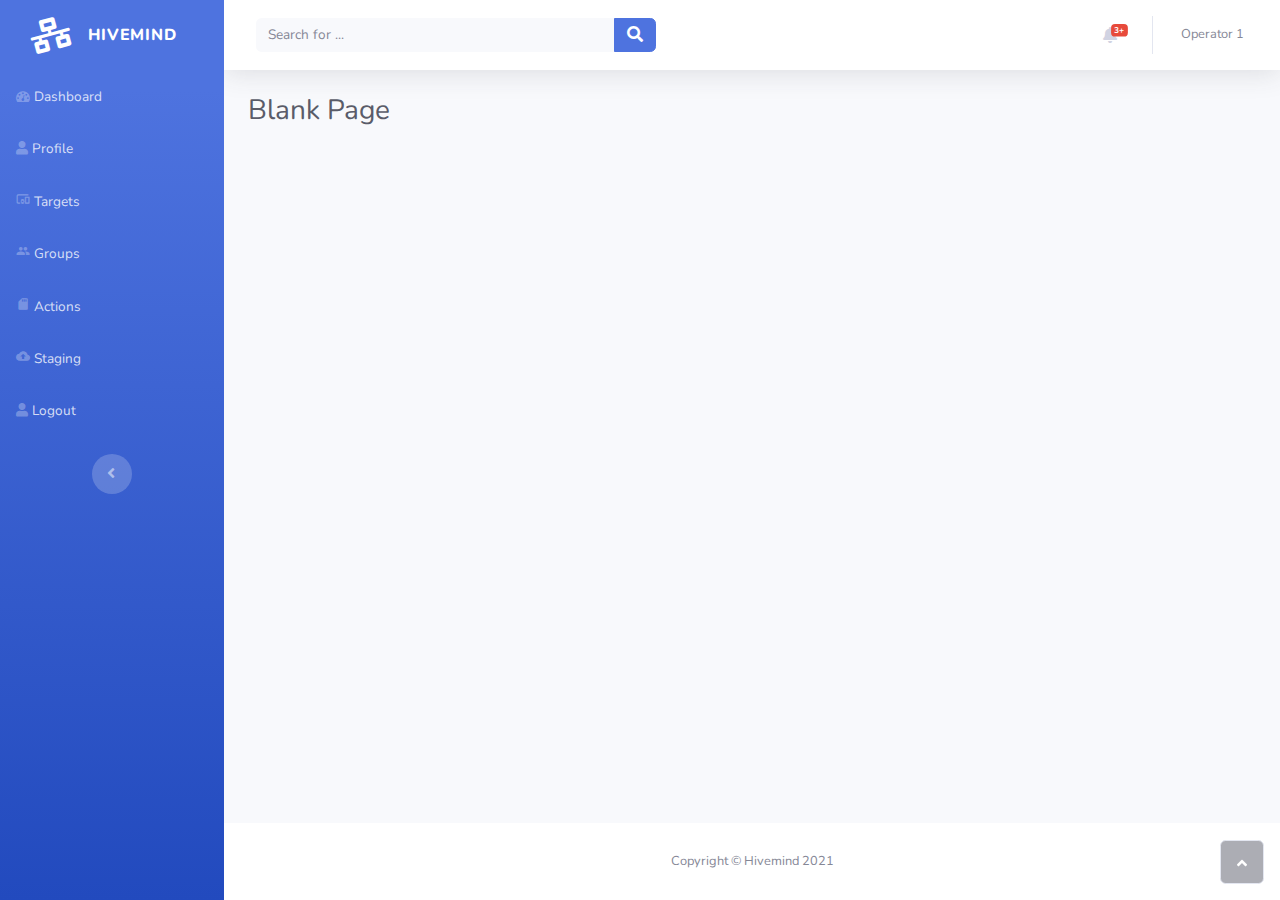
<file: templates/blank.html>
<!DOCTYPE html>
<html>

<head>
    <meta charset="utf-8">
    <meta name="viewport" content="width=device-width, initial-scale=1.0, shrink-to-fit=no">
    <title>Blank Page - Brand</title>
    <link rel="stylesheet" href="assets/bootstrap/css/bootstrap.min.css">
    <link rel="stylesheet" href="https://fonts.googleapis.com/css?family=Nunito:200,200i,300,300i,400,400i,600,600i,700,700i,800,800i,900,900i">
    <link rel="stylesheet" href="assets/fonts/fontawesome-all.min.css">
    <link rel="stylesheet" href="assets/fonts/font-awesome.min.css">
    <link rel="stylesheet" href="assets/fonts/material-icons.min.css">
    <link rel="stylesheet" href="assets/fonts/fontawesome5-overrides.min.css">
    <link rel="stylesheet" href="assets/css/datatables.min.css">
</head>

<body id="page-top">
    <div id="wrapper">
        <nav class="navbar navbar-dark align-items-start sidebar sidebar-dark accordion bg-gradient-primary p-0">
            <div class="container-fluid d-flex flex-column p-0"><a class="navbar-brand d-flex justify-content-center align-items-center sidebar-brand m-0" href="#">
                    <div class="sidebar-brand-icon rotate-n-15"><i class="fas fa-network-wired"></i></div>
                    <div class="sidebar-brand-text mx-3"><span>Hivemind</span></div>
                </a>
                <hr class="sidebar-divider my-0">
                <ul class="navbar-nav text-light" id="accordionSidebar">
                    <li class="nav-item"><a class="nav-link" href="index.html"><i class="fa fa-dashboard"></i><span>Dashboard</span></a></li>
                    <li class="nav-item"><a class="nav-link" href="profile.html"><i class="fas fa-user"></i><span>Profile</span></a></li>
                    <li class="nav-item"><a class="nav-link" href="targets.html"><i class="material-icons">devices_other</i><span>Targets</span></a></li>
                    <li class="nav-item"><a class="nav-link" href="groups.html"><i class="material-icons" style="width: auto;height: auto;">group</i><span>Groups</span></a></li>
                    <li class="nav-item"><a class="nav-link" href="actions.html"><i class="material-icons" style="width: auto;height: auto;">sd_storage</i><span>Actions</span></a></li>
                    <li class="nav-item"><a class="nav-link" href="staging.html"><i class="material-icons" style="width: auto;height: auto;">cloud_upload</i><span>Staging</span></a></li>
                    <li class="nav-item"><a class="nav-link" href="logout"><i class="fas fa-user" style="width: auto;height: auto;"></i><span>Logout</span></a></li>
                </ul>
                <div class="text-center d-none d-md-inline"><button class="btn rounded-circle border-0" id="sidebarToggle" type="button"></button></div>
            </div>
        </nav>
        <div class="d-flex flex-column" id="content-wrapper">
            <div id="content">
                <nav class="navbar navbar-light navbar-expand bg-white shadow mb-4 topbar static-top">
                    <div class="container-fluid"><button class="btn btn-link d-md-none rounded-circle mr-3" id="sidebarToggleTop" type="button"><i class="fas fa-bars"></i></button>
                        <form class="form-inline d-none d-sm-inline-block mr-auto ml-md-3 my-2 my-md-0 mw-100 navbar-search">
                            <div class="input-group"><input class="bg-light form-control border-0 small" type="text" placeholder="Search for ...">
                                <div class="input-group-append"><button class="btn btn-primary py-0" type="button"><i class="fas fa-search"></i></button></div>
                            </div>
                        </form>
                        <ul class="navbar-nav flex-nowrap ml-auto">
                            <li class="nav-item dropdown d-sm-none no-arrow"><a class="dropdown-toggle nav-link" aria-expanded="false" data-toggle="dropdown" href="#"><i class="fas fa-search"></i></a>
                                <div class="dropdown-menu dropdown-menu-right p-3 animated--grow-in" aria-labelledby="searchDropdown">
                                    <form class="form-inline mr-auto navbar-search w-100">
                                        <div class="input-group"><input class="bg-light form-control border-0 small" type="text" placeholder="Search for ...">
                                            <div class="input-group-append"><button class="btn btn-primary py-0" type="button"><i class="fas fa-search"></i></button></div>
                                        </div>
                                    </form>
                                </div>
                            </li>
                            <li class="nav-item dropdown no-arrow mx-1">
                                <div class="nav-item dropdown no-arrow"><a class="dropdown-toggle nav-link" aria-expanded="false" data-toggle="dropdown" href="#"><span class="badge badge-danger badge-counter">3+</span><i class="fas fa-bell fa-fw"></i></a>
                                    <div class="dropdown-menu dropdown-menu-right dropdown-list animated--grow-in">
                                        <h6 class="dropdown-header">alerts center</h6><a class="dropdown-item d-flex align-items-center" href="#">
                                            <div class="mr-3">
                                                <div class="bg-primary icon-circle"><i class="fas fa-file-alt text-white"></i></div>
                                            </div>
                                            <div><span class="small text-gray-500">December 12, 2019</span>
                                                <p>A new monthly report is ready to download!</p>
                                            </div>
                                        </a><a class="dropdown-item d-flex align-items-center" href="#">
                                            <div class="mr-3">
                                                <div class="bg-success icon-circle"><i class="fas fa-donate text-white"></i></div>
                                            </div>
                                            <div><span class="small text-gray-500">December 7, 2019</span>
                                                <p>$290.29 has been deposited into your account!</p>
                                            </div>
                                        </a><a class="dropdown-item d-flex align-items-center" href="#">
                                            <div class="mr-3">
                                                <div class="bg-warning icon-circle"><i class="fas fa-exclamation-triangle text-white"></i></div>
                                            </div>
                                            <div><span class="small text-gray-500">December 2, 2019</span>
                                                <p>Spending Alert: We've noticed unusually high spending for your account.</p>
                                            </div>
                                        </a><a class="dropdown-item text-center small text-gray-500" href="#">Show All Alerts</a>
                                    </div>
                                </div>
                            </li>
                            <div class="d-none d-sm-block topbar-divider"></div>
                            <li class="nav-item dropdown no-arrow">
                                <div class="nav-item dropdown no-arrow"><a class="dropdown-toggle nav-link" aria-expanded="false" data-toggle="dropdown" href="#"><span class="d-none d-lg-inline mr-2 text-gray-600 small">Operator 1</span></a>
                                    <div class="dropdown-menu shadow dropdown-menu-right animated--grow-in"><a class="dropdown-item" href="#"><i class="fas fa-user fa-sm fa-fw mr-2 text-gray-400"></i>&nbsp;Profile</a><a class="dropdown-item" href="#"><i class="fas fa-cogs fa-sm fa-fw mr-2 text-gray-400"></i>&nbsp;Settings</a><a class="dropdown-item" href="#"><i class="fas fa-list fa-sm fa-fw mr-2 text-gray-400"></i>&nbsp;Activity log</a>
                                        <div class="dropdown-divider"></div><a class="dropdown-item" href="#"><i class="fas fa-sign-out-alt fa-sm fa-fw mr-2 text-gray-400"></i>&nbsp;Logout</a>
                                    </div>
                                </div>
                            </li>
                        </ul>
                    </div>
                </nav>
                <div class="container-fluid">
                    <h3 class="text-dark mb-1">Blank Page</h3>
                </div>
            </div>
            <footer class="bg-white sticky-footer">
                <div class="container my-auto">
                    <div class="text-center my-auto copyright"><span>Copyright © Hivemind 2021</span></div>
                </div>
            </footer>
        </div><a class="border rounded d-inline scroll-to-top" href="#page-top"><i class="fas fa-angle-up"></i></a>
    </div>
    <script src="assets/js/jquery.min.js"></script>
    <script src="assets/bootstrap/js/bootstrap.min.js"></script>
    <script src="assets/js/chart.min.js"></script>
    <script src="assets/js/bs-init.js"></script>
    <script src="assets/js/datatables.min.js"></script>
    <script src="assets/js/jquery.easing.js"></script>
    <script src="assets/js/moment.min.js"></script>
    <script src="assets/js/theme.js"></script>
</body>

</html>
</file>
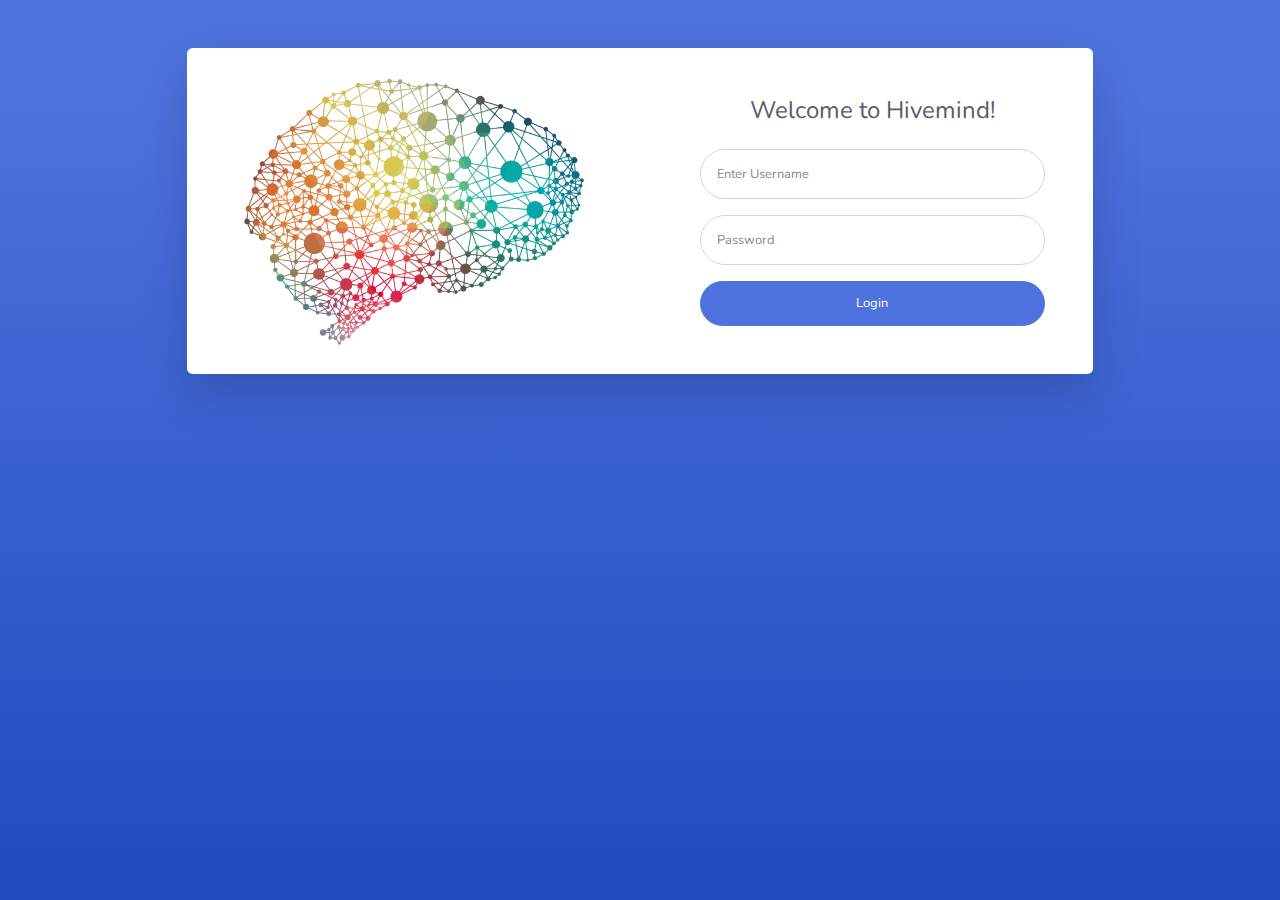
<file: templates/login.html>
<!DOCTYPE html>
<html>

<head>
    <meta charset="utf-8">
    <meta name="viewport" content="width=device-width, initial-scale=1.0, shrink-to-fit=no">
    <title>Login - Brand</title>
    <link rel="stylesheet" href="assets/bootstrap/css/bootstrap.min.css">
    <link rel="stylesheet" href="https://fonts.googleapis.com/css?family=Nunito:200,200i,300,300i,400,400i,600,600i,700,700i,800,800i,900,900i">
    <link rel="stylesheet" href="assets/fonts/fontawesome-all.min.css">
    <link rel="stylesheet" href="assets/fonts/font-awesome.min.css">
    <link rel="stylesheet" href="assets/fonts/material-icons.min.css">
    <link rel="stylesheet" href="assets/fonts/fontawesome5-overrides.min.css">
    <link rel="stylesheet" href="assets/css/datatables.min.css">
</head>

<body class="bg-gradient-primary">
    <div class="container">
        <div class="row justify-content-center">
            <div class="col-md-9 col-lg-12 col-xl-10">
                <div class="card shadow-lg o-hidden border-0 my-5">
                    <div class="card-body p-0">
                        <div class="row">
                            <div class="col-lg-6 d-none d-lg-flex">
                                <div class="flex-grow-1 bg-login-image" style="background: url(&quot;assets/img/dogs/brain-network-coherence.png&quot;) center / contain no-repeat;"></div>
                            </div>
                            <div class="col-lg-6">
                                <div class="p-5">
                                    <div class="text-center">
                                        <h4 class="text-dark mb-4">Welcome to Hivemind!</h4>
                                    </div>
                                    <form class="user" method="post">
                                        <div class="form-group"><input class="form-control form-control-user" type="text" id="inputUsername" aria-describedby="emailHelp" placeholder="Enter Username" name="username"></div>
                                        <div class="form-group"><input class="form-control form-control-user" type="password" id="inputPassword" placeholder="Password" name="password"></div><button class="btn btn-primary btn-block text-white btn-user" type="submit">Login</button>
                                    </form>
                                    <div class="text-center"></div>
                                    <div class="text-center"></div>
                                </div>
                            </div>
                        </div>
                    </div>
                </div>
            </div>
        </div>
    </div>
    <script src="assets/js/jquery.min.js"></script>
    <script src="assets/bootstrap/js/bootstrap.min.js"></script>
    <script src="assets/js/chart.min.js"></script>
    <script src="assets/js/bs-init.js"></script>
    <script src="assets/js/datatables.min.js"></script>
    <script src="assets/js/jquery.easing.js"></script>
    <script src="assets/js/moment.min.js"></script>
    <script src="assets/js/theme.js"></script>
</body>

</html>
</file>
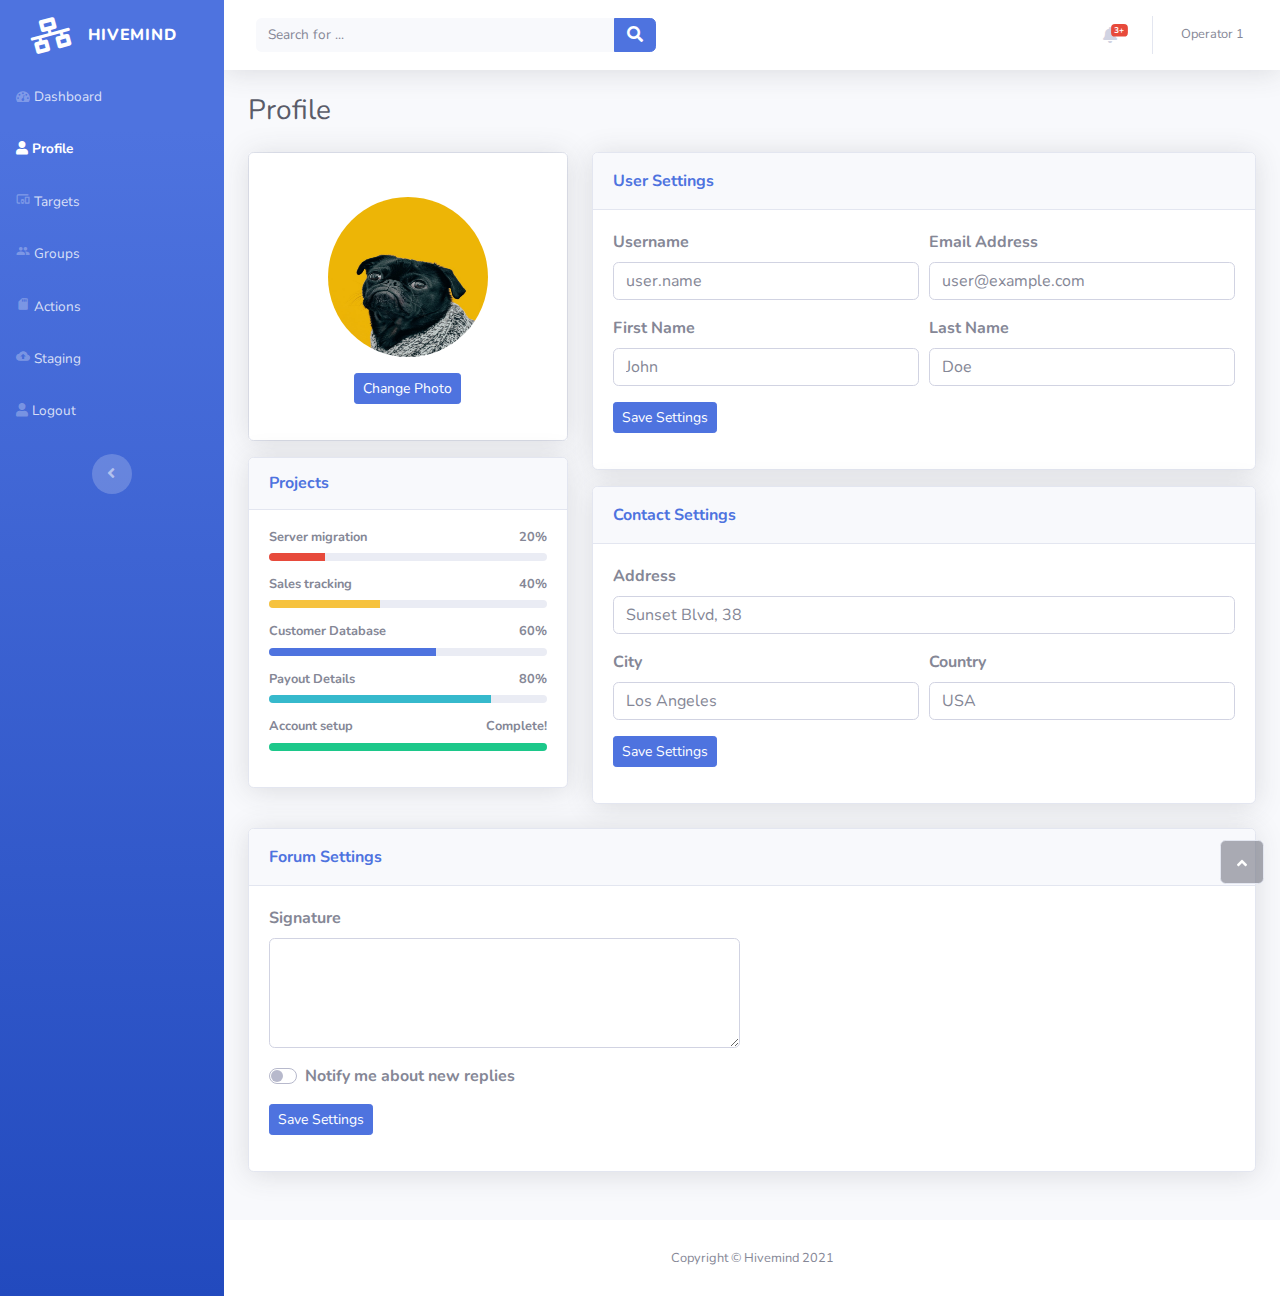
<file: templates/profile.html>
<!DOCTYPE html>
<html>

<head>
    <meta charset="utf-8">
    <meta name="viewport" content="width=device-width, initial-scale=1.0, shrink-to-fit=no">
    <title>Profile - Brand</title>
    <link rel="stylesheet" href="assets/bootstrap/css/bootstrap.min.css">
    <link rel="stylesheet" href="https://fonts.googleapis.com/css?family=Nunito:200,200i,300,300i,400,400i,600,600i,700,700i,800,800i,900,900i">
    <link rel="stylesheet" href="assets/fonts/fontawesome-all.min.css">
    <link rel="stylesheet" href="assets/fonts/font-awesome.min.css">
    <link rel="stylesheet" href="assets/fonts/material-icons.min.css">
    <link rel="stylesheet" href="assets/fonts/fontawesome5-overrides.min.css">
    <link rel="stylesheet" href="assets/css/datatables.min.css">
</head>

<body id="page-top">
    <div id="wrapper">
        <nav class="navbar navbar-dark align-items-start sidebar sidebar-dark accordion bg-gradient-primary p-0">
            <div class="container-fluid d-flex flex-column p-0"><a class="navbar-brand d-flex justify-content-center align-items-center sidebar-brand m-0" href="#">
                    <div class="sidebar-brand-icon rotate-n-15"><i class="fas fa-network-wired"></i></div>
                    <div class="sidebar-brand-text mx-3"><span>Hivemind</span></div>
                </a>
                <hr class="sidebar-divider my-0">
                <ul class="navbar-nav text-light" id="accordionSidebar">
                    <li class="nav-item"><a class="nav-link" href="index.html"><i class="fa fa-dashboard"></i><span>Dashboard</span></a></li>
                    <li class="nav-item"><a class="nav-link active" href="profile.html"><i class="fas fa-user"></i><span>Profile</span></a></li>
                    <li class="nav-item"><a class="nav-link" href="targets.html"><i class="material-icons">devices_other</i><span>Targets</span></a></li>
                    <li class="nav-item"><a class="nav-link" href="groups.html"><i class="material-icons" style="width: auto;height: auto;">group</i><span>Groups</span></a></li>
                    <li class="nav-item"><a class="nav-link" href="actions.html"><i class="material-icons" style="width: auto;height: auto;">sd_storage</i><span>Actions</span></a></li>
                    <li class="nav-item"><a class="nav-link" href="staging.html"><i class="material-icons" style="width: auto;height: auto;">cloud_upload</i><span>Staging</span></a></li>
                    <li class="nav-item"><a class="nav-link" href="logout"><i class="fas fa-user" style="width: auto;height: auto;"></i><span>Logout</span></a></li>
                </ul>
                <div class="text-center d-none d-md-inline"><button class="btn rounded-circle border-0" id="sidebarToggle" type="button"></button></div>
            </div>
        </nav>
        <div class="d-flex flex-column" id="content-wrapper">
            <div id="content">
                <nav class="navbar navbar-light navbar-expand bg-white shadow mb-4 topbar static-top">
                    <div class="container-fluid"><button class="btn btn-link d-md-none rounded-circle mr-3" id="sidebarToggleTop" type="button"><i class="fas fa-bars"></i></button>
                        <form class="form-inline d-none d-sm-inline-block mr-auto ml-md-3 my-2 my-md-0 mw-100 navbar-search">
                            <div class="input-group"><input class="bg-light form-control border-0 small" type="text" placeholder="Search for ...">
                                <div class="input-group-append"><button class="btn btn-primary py-0" type="button"><i class="fas fa-search"></i></button></div>
                            </div>
                        </form>
                        <ul class="navbar-nav flex-nowrap ml-auto">
                            <li class="nav-item dropdown d-sm-none no-arrow"><a class="dropdown-toggle nav-link" aria-expanded="false" data-toggle="dropdown" href="#"><i class="fas fa-search"></i></a>
                                <div class="dropdown-menu dropdown-menu-right p-3 animated--grow-in" aria-labelledby="searchDropdown">
                                    <form class="form-inline mr-auto navbar-search w-100">
                                        <div class="input-group"><input class="bg-light form-control border-0 small" type="text" placeholder="Search for ...">
                                            <div class="input-group-append"><button class="btn btn-primary py-0" type="button"><i class="fas fa-search"></i></button></div>
                                        </div>
                                    </form>
                                </div>
                            </li>
                            <li class="nav-item dropdown no-arrow mx-1">
                                <div class="nav-item dropdown no-arrow"><a class="dropdown-toggle nav-link" aria-expanded="false" data-toggle="dropdown" href="#"><span class="badge badge-danger badge-counter">3+</span><i class="fas fa-bell fa-fw"></i></a>
                                    <div class="dropdown-menu dropdown-menu-right dropdown-list animated--grow-in">
                                        <h6 class="dropdown-header">alerts center</h6><a class="dropdown-item d-flex align-items-center" href="#">
                                            <div class="mr-3">
                                                <div class="bg-primary icon-circle"><i class="fas fa-file-alt text-white"></i></div>
                                            </div>
                                            <div><span class="small text-gray-500">December 12, 2019</span>
                                                <p>A new monthly report is ready to download!</p>
                                            </div>
                                        </a><a class="dropdown-item d-flex align-items-center" href="#">
                                            <div class="mr-3">
                                                <div class="bg-success icon-circle"><i class="fas fa-donate text-white"></i></div>
                                            </div>
                                            <div><span class="small text-gray-500">December 7, 2019</span>
                                                <p>$290.29 has been deposited into your account!</p>
                                            </div>
                                        </a><a class="dropdown-item d-flex align-items-center" href="#">
                                            <div class="mr-3">
                                                <div class="bg-warning icon-circle"><i class="fas fa-exclamation-triangle text-white"></i></div>
                                            </div>
                                            <div><span class="small text-gray-500">December 2, 2019</span>
                                                <p>Spending Alert: We've noticed unusually high spending for your account.</p>
                                            </div>
                                        </a><a class="dropdown-item text-center small text-gray-500" href="#">Show All Alerts</a>
                                    </div>
                                </div>
                            </li>
                            <div class="d-none d-sm-block topbar-divider"></div>
                            <li class="nav-item dropdown no-arrow">
                                <div class="nav-item dropdown no-arrow"><a class="dropdown-toggle nav-link" aria-expanded="false" data-toggle="dropdown" href="#"><span class="d-none d-lg-inline mr-2 text-gray-600 small">Operator 1</span></a>
                                    <div class="dropdown-menu shadow dropdown-menu-right animated--grow-in"><a class="dropdown-item" href="#"><i class="fas fa-user fa-sm fa-fw mr-2 text-gray-400"></i>&nbsp;Profile</a><a class="dropdown-item" href="#"><i class="fas fa-cogs fa-sm fa-fw mr-2 text-gray-400"></i>&nbsp;Settings</a><a class="dropdown-item" href="#"><i class="fas fa-list fa-sm fa-fw mr-2 text-gray-400"></i>&nbsp;Activity log</a>
                                        <div class="dropdown-divider"></div><a class="dropdown-item" href="#"><i class="fas fa-sign-out-alt fa-sm fa-fw mr-2 text-gray-400"></i>&nbsp;Logout</a>
                                    </div>
                                </div>
                            </li>
                        </ul>
                    </div>
                </nav>
                <div class="container-fluid">
                    <h3 class="text-dark mb-4">Profile</h3>
                    <div class="row mb-3">
                        <div class="col-lg-4">
                            <div class="card mb-3">
                                <div class="card-body text-center shadow"><img class="rounded-circle mb-3 mt-4" src="assets/img/dogs/image2.jpeg" width="160" height="160">
                                    <div class="mb-3"><button class="btn btn-primary btn-sm" type="button">Change Photo</button></div>
                                </div>
                            </div>
                            <div class="card shadow mb-4">
                                <div class="card-header py-3">
                                    <h6 class="text-primary font-weight-bold m-0">Projects</h6>
                                </div>
                                <div class="card-body">
                                    <h4 class="small font-weight-bold">Server migration<span class="float-right">20%</span></h4>
                                    <div class="progress progress-sm mb-3">
                                        <div class="progress-bar bg-danger" aria-valuenow="20" aria-valuemin="0" aria-valuemax="100" style="width: 20%;"><span class="sr-only">20%</span></div>
                                    </div>
                                    <h4 class="small font-weight-bold">Sales tracking<span class="float-right">40%</span></h4>
                                    <div class="progress progress-sm mb-3">
                                        <div class="progress-bar bg-warning" aria-valuenow="40" aria-valuemin="0" aria-valuemax="100" style="width: 40%;"><span class="sr-only">40%</span></div>
                                    </div>
                                    <h4 class="small font-weight-bold">Customer Database<span class="float-right">60%</span></h4>
                                    <div class="progress progress-sm mb-3">
                                        <div class="progress-bar bg-primary" aria-valuenow="60" aria-valuemin="0" aria-valuemax="100" style="width: 60%;"><span class="sr-only">60%</span></div>
                                    </div>
                                    <h4 class="small font-weight-bold">Payout Details<span class="float-right">80%</span></h4>
                                    <div class="progress progress-sm mb-3">
                                        <div class="progress-bar bg-info" aria-valuenow="80" aria-valuemin="0" aria-valuemax="100" style="width: 80%;"><span class="sr-only">80%</span></div>
                                    </div>
                                    <h4 class="small font-weight-bold">Account setup<span class="float-right">Complete!</span></h4>
                                    <div class="progress progress-sm mb-3">
                                        <div class="progress-bar bg-success" aria-valuenow="100" aria-valuemin="0" aria-valuemax="100" style="width: 100%;"><span class="sr-only">100%</span></div>
                                    </div>
                                </div>
                            </div>
                        </div>
                        <div class="col-lg-8">
                            <div class="row mb-3 d-none">
                                <div class="col">
                                    <div class="card text-white bg-primary shadow">
                                        <div class="card-body">
                                            <div class="row mb-2">
                                                <div class="col">
                                                    <p class="m-0">Peformance</p>
                                                    <p class="m-0"><strong>65.2%</strong></p>
                                                </div>
                                                <div class="col-auto"><i class="fas fa-rocket fa-2x"></i></div>
                                            </div>
                                            <p class="text-white-50 small m-0"><i class="fas fa-arrow-up"></i>&nbsp;5% since last month</p>
                                        </div>
                                    </div>
                                </div>
                                <div class="col">
                                    <div class="card text-white bg-success shadow">
                                        <div class="card-body">
                                            <div class="row mb-2">
                                                <div class="col">
                                                    <p class="m-0">Peformance</p>
                                                    <p class="m-0"><strong>65.2%</strong></p>
                                                </div>
                                                <div class="col-auto"><i class="fas fa-rocket fa-2x"></i></div>
                                            </div>
                                            <p class="text-white-50 small m-0"><i class="fas fa-arrow-up"></i>&nbsp;5% since last month</p>
                                        </div>
                                    </div>
                                </div>
                            </div>
                            <div class="row">
                                <div class="col">
                                    <div class="card shadow mb-3">
                                        <div class="card-header py-3">
                                            <p class="text-primary m-0 font-weight-bold">User Settings</p>
                                        </div>
                                        <div class="card-body">
                                            <form>
                                                <div class="form-row">
                                                    <div class="col">
                                                        <div class="form-group"><label for="username"><strong>Username</strong></label><input class="form-control" type="text" id="username" placeholder="user.name" name="username"></div>
                                                    </div>
                                                    <div class="col">
                                                        <div class="form-group"><label for="email"><strong>Email Address</strong></label><input class="form-control" type="email" id="email" placeholder="user@example.com" name="email"></div>
                                                    </div>
                                                </div>
                                                <div class="form-row">
                                                    <div class="col">
                                                        <div class="form-group"><label for="first_name"><strong>First Name</strong></label><input class="form-control" type="text" id="first_name" placeholder="John" name="first_name"></div>
                                                    </div>
                                                    <div class="col">
                                                        <div class="form-group"><label for="last_name"><strong>Last Name</strong></label><input class="form-control" type="text" id="last_name" placeholder="Doe" name="last_name"></div>
                                                    </div>
                                                </div>
                                                <div class="form-group"><button class="btn btn-primary btn-sm" type="submit">Save Settings</button></div>
                                            </form>
                                        </div>
                                    </div>
                                    <div class="card shadow">
                                        <div class="card-header py-3">
                                            <p class="text-primary m-0 font-weight-bold">Contact Settings</p>
                                        </div>
                                        <div class="card-body">
                                            <form>
                                                <div class="form-group"><label for="address"><strong>Address</strong></label><input class="form-control" type="text" id="address" placeholder="Sunset Blvd, 38" name="address"></div>
                                                <div class="form-row">
                                                    <div class="col">
                                                        <div class="form-group"><label for="city"><strong>City</strong></label><input class="form-control" type="text" id="city" placeholder="Los Angeles" name="city"></div>
                                                    </div>
                                                    <div class="col">
                                                        <div class="form-group"><label for="country"><strong>Country</strong></label><input class="form-control" type="text" id="country" placeholder="USA" name="country"></div>
                                                    </div>
                                                </div>
                                                <div class="form-group"><button class="btn btn-primary btn-sm" type="submit">Save&nbsp;Settings</button></div>
                                            </form>
                                        </div>
                                    </div>
                                </div>
                            </div>
                        </div>
                    </div>
                    <div class="card shadow mb-5">
                        <div class="card-header py-3">
                            <p class="text-primary m-0 font-weight-bold">Forum Settings</p>
                        </div>
                        <div class="card-body">
                            <div class="row">
                                <div class="col-md-6">
                                    <form>
                                        <div class="form-group"><label for="signature"><strong>Signature</strong><br></label><textarea class="form-control" id="signature" rows="4" name="signature"></textarea></div>
                                        <div class="form-group">
                                            <div class="custom-control custom-switch"><input class="custom-control-input" type="checkbox" id="formCheck-1"><label class="custom-control-label" for="formCheck-1"><strong>Notify me about new replies</strong></label></div>
                                        </div>
                                        <div class="form-group"><button class="btn btn-primary btn-sm" type="submit">Save Settings</button></div>
                                    </form>
                                </div>
                            </div>
                        </div>
                    </div>
                </div>
            </div>
            <footer class="bg-white sticky-footer">
                <div class="container my-auto">
                    <div class="text-center my-auto copyright"><span>Copyright © Hivemind 2021</span></div>
                </div>
            </footer>
        </div><a class="border rounded d-inline scroll-to-top" href="#page-top"><i class="fas fa-angle-up"></i></a>
    </div>
    <script src="assets/js/jquery.min.js"></script>
    <script src="assets/bootstrap/js/bootstrap.min.js"></script>
    <script src="assets/js/chart.min.js"></script>
    <script src="assets/js/bs-init.js"></script>
    <script src="assets/js/datatables.min.js"></script>
    <script src="assets/js/jquery.easing.js"></script>
    <script src="assets/js/moment.min.js"></script>
    <script src="assets/js/theme.js"></script>
</body>

</html>
</file>
<file: templates/assets/fonts/fontawesome5-overrides.min.css>
.fab.fa-bitcoin:before{content:"\f379"}.far.fa-calendar:before,.fas.fa-calendar:before{content:"\f133"}.far.fa-clipboard:before,.fas.fa-clipboard:before{content:"\f328"}.fab.fa-facebook-f:before{content:"\f39e"}.fab.fa-google-plus:before{content:"\f2b3"}.fas.fa-hotel:before{content:"\f594"}.fab.fa-linkedin:before{content:"\f08c"}.fas.fa-reply:before{content:"\f3e5"}.fas.fa-thermometer:before{content:"\f491"}.fab.fa-vimeo:before{content:"\f40a"}.far.fa-window-close:before,.fas.fa-window-close:before{content:"\f410"}.fab.fa-youtube-square:before{content:"\f431"}
</file>
